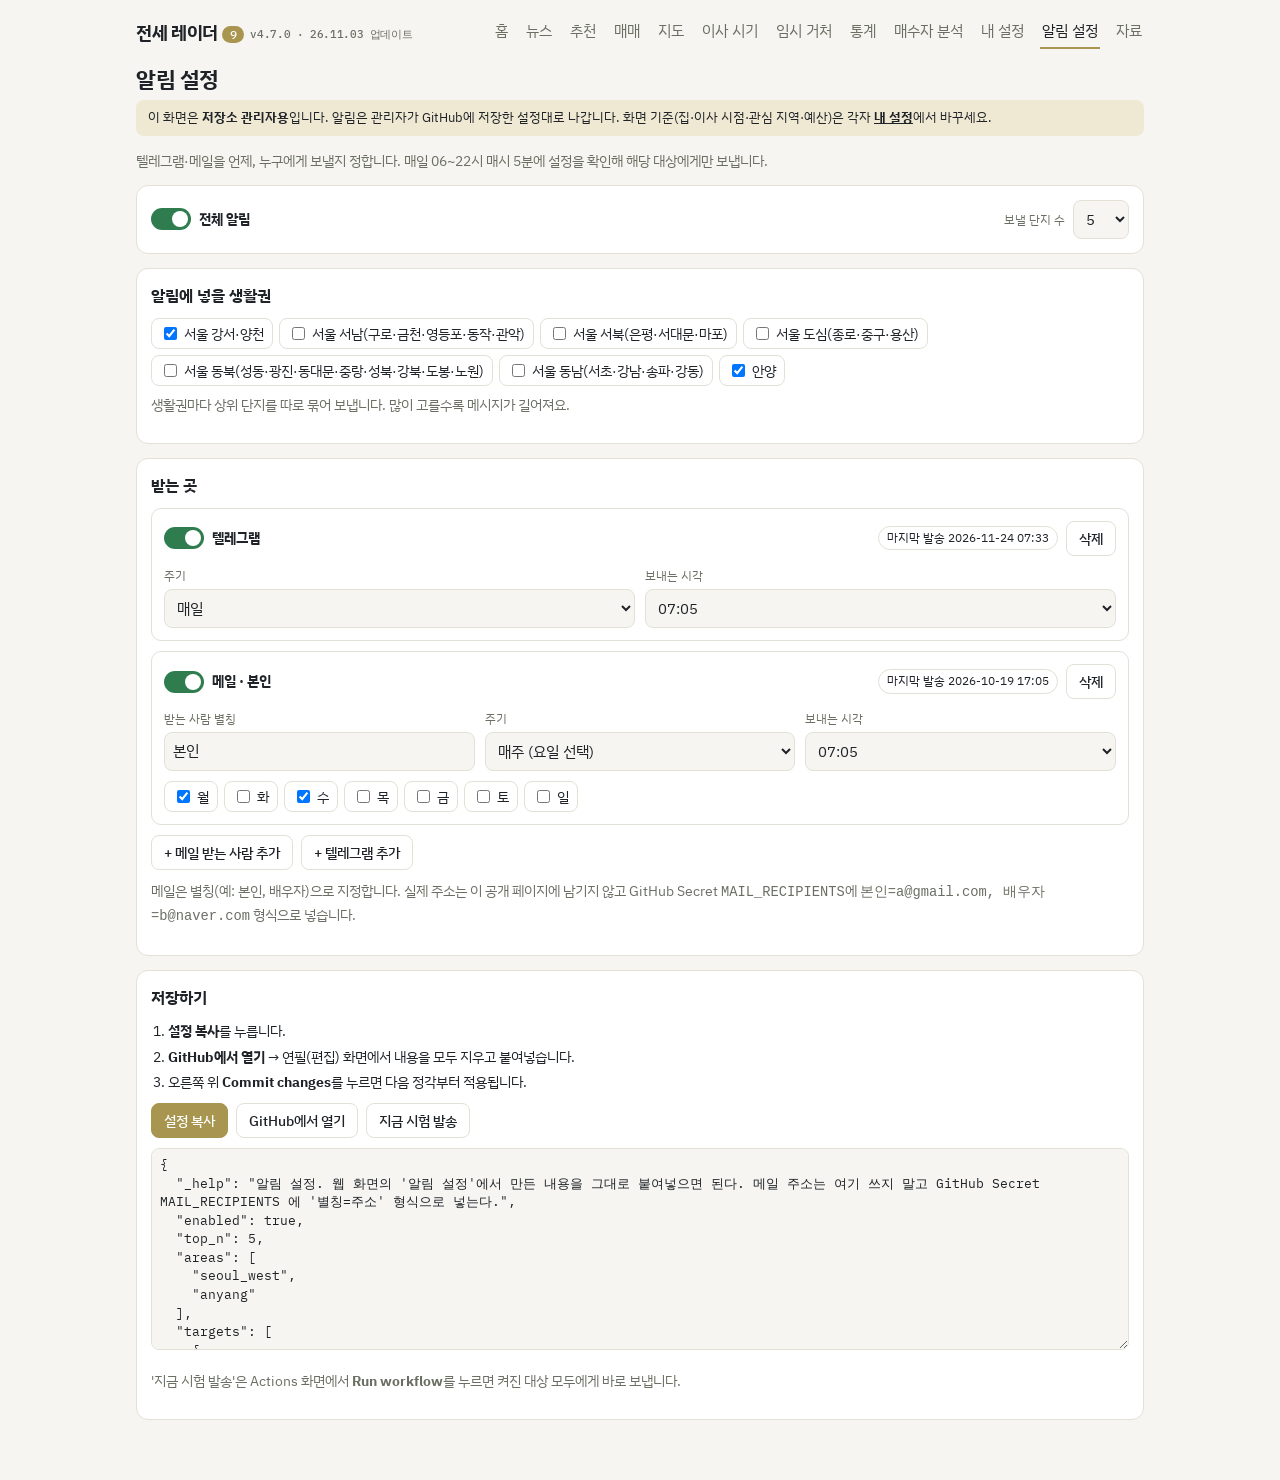
<file: web/settings.html>
<!doctype html>
<html lang="ko">
<head>
<meta charset="utf-8">
<meta name="viewport" content="width=device-width,initial-scale=1,viewport-fit=cover">
<title>알림 설정 · 전세 레이더 9</title>
<link rel="manifest" href="manifest.json">
<link rel="stylesheet" href="https://fonts.googleapis.com/css2?family=IBM+Plex+Sans+KR:wght@400;500;700&family=IBM+Plex+Mono:wght@500&display=swap">
<link rel="stylesheet" href="app.css">
<style>
.target{border:1px solid var(--line);border-radius:10px;padding:12px;display:grid;gap:10px;margin-bottom:10px}
.target.off{opacity:.6}
.thead{display:flex;flex-wrap:wrap;gap:8px;align-items:center;justify-content:space-between}
.chip{font-size:.74rem;border:1px solid var(--line);border-radius:999px;padding:2px 8px}
.days{display:flex;flex-wrap:wrap;gap:6px}
.days label{display:inline-flex;align-items:center;gap:4px;font-size:.85rem;border:1px solid var(--line);border-radius:8px;padding:4px 8px;cursor:pointer}
.days input{width:auto}
ol.steps{margin:6px 0 0;padding-left:1.2em;font-size:.88rem}
ol.steps li{margin-bottom:4px}
</style>
</head>
<body>
<div class="wrap">
 <nav class="topnav">
  <a class="brand" href="./">전세 레이더<span>9</span><small class="ver">v4.7.0</small></a>
  <a class="tab" href="./">홈</a><a class="tab" href="news.html">뉴스</a><a class="tab" href="list.html">추천</a><a class="tab" href="buy.html">매매</a><a class="tab" href="map.html">지도</a><a class="tab" href="timing.html">이사 시기</a><a class="tab" href="bridge.html">임시 거처</a><a class="tab" href="stats.html">통계</a><a class="tab" href="buyer.html">매수자 분석</a><a class="tab" href="me.html">내 설정</a><a class="tab" href="settings.html" aria-current="page">알림 설정</a><a class="tab" href="sources.html">자료</a>
 </nav>
 <h1>알림 설정</h1>
 <p class="note" style="margin:0 0 8px">이 화면은 <b>저장소 관리자용</b>입니다. 알림은 관리자가 GitHub에 저장한 설정대로 나갑니다. 화면 기준(집·이사 시점·관심 지역·예산)은 각자 <a href="me.html" style="color:inherit;font-weight:700">내 설정</a>에서 바꾸세요.</p>
 <p class="sub">텔레그램·메일을 언제, 누구에게 보낼지 정합니다. 매일 06~22시 매시 5분에 설정을 확인해 해당 대상에게만 보냅니다.</p>

 <section class="panel">
  <div class="row" style="justify-content:space-between">
   <label class="switch"><input type="checkbox" id="g-enabled"><i></i><b>전체 알림</b></label>
   <label class="f" style="flex-direction:row;align-items:center;gap:8px">보낼 단지 수
    <select id="g-topn" style="width:auto"><option>3</option><option selected>5</option><option>10</option></select></label>
  </div>
 </section>

 <section class="panel">
  <h2>알림에 넣을 생활권</h2>
  <div class="days" id="areas"><span class="sub">불러오는 중…</span></div>
  <p class="sub" style="margin-top:8px">생활권마다 상위 단지를 따로 묶어 보냅니다. 많이 고를수록 메시지가 길어져요.</p>
 </section>

 <section class="panel">
  <h2>받는 곳</h2>
  <div id="targets"></div>
  <div class="row">
   <button class="btn" id="add-mail">+ 메일 받는 사람 추가</button>
   <button class="btn" id="add-tg">+ 텔레그램 추가</button>
  </div>
  <p class="sub" style="margin-top:10px">메일은 별칭(예: 본인, 배우자)으로 지정합니다. 실제 주소는 이 공개 페이지에 남기지 않고 GitHub Secret <code>MAIL_RECIPIENTS</code>에 <code>본인=a@gmail.com, 배우자=b@naver.com</code> 형식으로 넣습니다.</p>
 </section>

 <section class="panel">
  <h2>저장하기</h2>
  <ol class="steps">
   <li><b>설정 복사</b>를 누릅니다.</li>
   <li><b>GitHub에서 열기</b> → 연필(편집) 화면에서 내용을 모두 지우고 붙여넣습니다.</li>
   <li>오른쪽 위 <b>Commit changes</b>를 누르면 다음 정각부터 적용됩니다.</li>
  </ol>
  <div class="row" style="margin:10px 0">
   <button class="btn primary" id="copy">설정 복사</button>
   <a class="btn" href="https://github.com/muteldw/jeonse-radar/edit/main/config/notify.json" target="_blank" rel="noopener">GitHub에서 열기</a>
   <a class="btn" href="https://github.com/muteldw/jeonse-radar/actions/workflows/notify.yml" target="_blank" rel="noopener">지금 시험 발송</a>
   <span id="copymsg" class="sub"></span>
  </div>
  <textarea id="out" rows="10" readonly aria-label="저장할 설정 내용"></textarea>
  <p class="sub">'지금 시험 발송'은 Actions 화면에서 <b>Run workflow</b>를 누르면 켜진 대상 모두에게 바로 보냅니다.</p>
 </section>
</div>
<script src="data.js"></script>
<script>
const $=s=>document.querySelector(s);
const DAYS=["월","화","수","목","금","토","일"];
const SCHED={daily:"매일",weekdays:"평일만",weekly:"매주 (요일 선택)",new_only:"새 단지가 TOP에 들어올 때만"};
let CFG={enabled:true,top_n:5,targets:[]},SENT={};
const esc=s=>String(s??"").replace(/[&<>"]/g,c=>({"&":"&amp;","<":"&lt;",">":"&gt;",'"':"&quot;"}[c]));
function hours(sel){let o="";for(let h=6;h<=22;h++)o+=`<option value="${h}"${h==sel?" selected":""}>${String(h).padStart(2,"0")}:05</option>`;return o}
function render(){
  $("#g-enabled").checked=!!CFG.enabled;$("#g-topn").value=String(CFG.top_n||5);
  $("#targets").innerHTML=CFG.targets.map((t,i)=>`
  <div class="target${t.enabled?"":" off"}" data-i="${i}">
   <div class="thead">
    <label class="switch"><input type="checkbox" data-k="enabled" ${t.enabled?"checked":""}><i></i>
     <b>${t.channel==="telegram"?"텔레그램":"메일 · "+esc(t.recipient)}</b></label>
    <span class="row"><span class="chip">${SENT[t.id]?"마지막 발송 "+esc(SENT[t.id].replace("T"," ").slice(0,16)):"아직 발송 기록 없음"}</span>
    <button class="btn" data-del="${i}" aria-label="삭제">삭제</button></span>
   </div>
   <div class="grid2">
    ${t.channel==="email"?`<label class="f">받는 사람 별칭<input data-k="recipient" value="${esc(t.recipient)}" maxlength="20"></label>`:""}
    <label class="f">주기<select data-k="schedule">${Object.entries(SCHED).map(([k,v])=>`<option value="${k}"${k===t.schedule?" selected":""}>${v}</option>`).join("")}</select></label>
    <label class="f">보내는 시각<select data-k="hour">${hours(t.hour)}</select></label>
   </div>
   ${t.schedule==="weekly"?`<div class="days">${DAYS.map((d,j)=>`<label><input type="checkbox" data-day="${j}" ${(t.days||[]).includes(j)?"checked":""}>${d}</label>`).join("")}</div>`:""}
  </div>`).join("")||'<p class="sub">받는 곳이 없습니다. 아래 버튼으로 추가하세요.</p>';
  out();
}
function out(){
  const c={_help:CFG._help||"알림 설정. 메일 주소는 Secret MAIL_RECIPIENTS 에 '별칭=주소'로 넣는다.",enabled:CFG.enabled,top_n:+CFG.top_n,areas:CFG.areas||[],targets:CFG.targets.map(t=>({id:t.id,channel:t.channel,...(t.channel==="email"?{recipient:t.recipient}:{}),enabled:t.enabled,schedule:t.schedule,days:t.schedule==="weekly"?(t.days||[]).slice().sort():[],hour:+t.hour}))};
  $("#out").value=JSON.stringify(c,null,2);
}
function uid(base){let n=1,id=base;const ids=new Set(CFG.targets.map(t=>t.id));while(ids.has(id))id=base+"-"+(++n);return id}
$("#g-enabled").addEventListener("change",e=>{CFG.enabled=e.target.checked;out()});
$("#g-topn").addEventListener("change",e=>{CFG.top_n=+e.target.value;out()});
$("#areas").addEventListener("change",e=>{const k=e.target.dataset.area;if(!k)return;const a=new Set(CFG.areas||[]);e.target.checked?a.add(k):a.delete(k);CFG.areas=[...a];out()});
function renderAreas(meta){const on=new Set(CFG.areas||[]);
  $("#areas").innerHTML=Object.entries(meta.areas||{}).map(([k,a])=>`<label><input type="checkbox" data-area="${k}" ${on.has(k)?"checked":""}>${esc(a.name)}</label>`).join("")}
$("#targets").addEventListener("change",e=>{
  const box=e.target.closest(".target");if(!box)return;const t=CFG.targets[+box.dataset.i];
  if(e.target.dataset.day!==undefined){const d=+e.target.dataset.day;t.days=e.target.checked?[...new Set([...(t.days||[]),d])]:(t.days||[]).filter(x=>x!==d);out();return}
  const k=e.target.dataset.k;if(!k)return;
  t[k]=e.target.type==="checkbox"?e.target.checked:(k==="hour"?+e.target.value:e.target.value.trim());
  if(k==="schedule"&&t.schedule==="weekly"&&!(t.days||[]).length)t.days=[5];
  if(k==="enabled"||k==="schedule")render();else out();
});
$("#targets").addEventListener("click",e=>{const b=e.target.closest("[data-del]");if(!b)return;CFG.targets.splice(+b.dataset.del,1);render()});
$("#add-mail").addEventListener("click",()=>{CFG.targets.push({id:uid("mail"),channel:"email",recipient:"배우자",enabled:true,schedule:"weekly",days:[5],hour:9});render()});
$("#add-tg").addEventListener("click",()=>{CFG.targets.push({id:uid("telegram"),channel:"telegram",enabled:true,schedule:"daily",days:[],hour:7});render()});
$("#copy").addEventListener("click",async()=>{const t=$("#out").value;try{await navigator.clipboard.writeText(t);$("#copymsg").textContent="복사됨 · GitHub 편집 화면에 붙여넣으세요"}catch(e){$("#out").select();$("#copymsg").textContent="선택된 내용을 직접 복사하세요"}});
Promise.all([
  fetch("data/notify.json",{cache:"no-store"}).then(r=>r.ok?r.json():null).catch(()=>null),
  fetch("data/sent_status.json",{cache:"no-store"}).then(r=>r.ok?r.json():{}).catch(()=>({}))
  ,fetch("data/recommend.json",{cache:"no-store"}).then(r=>r.ok?r.json():{areas:{}}).catch(()=>({areas:{}}))
]).then(([c,s,m])=>{if(c)CFG=c;SENT=s||{};render();renderAreas(m)});
render();
</script>
</body>
</html>
</file>
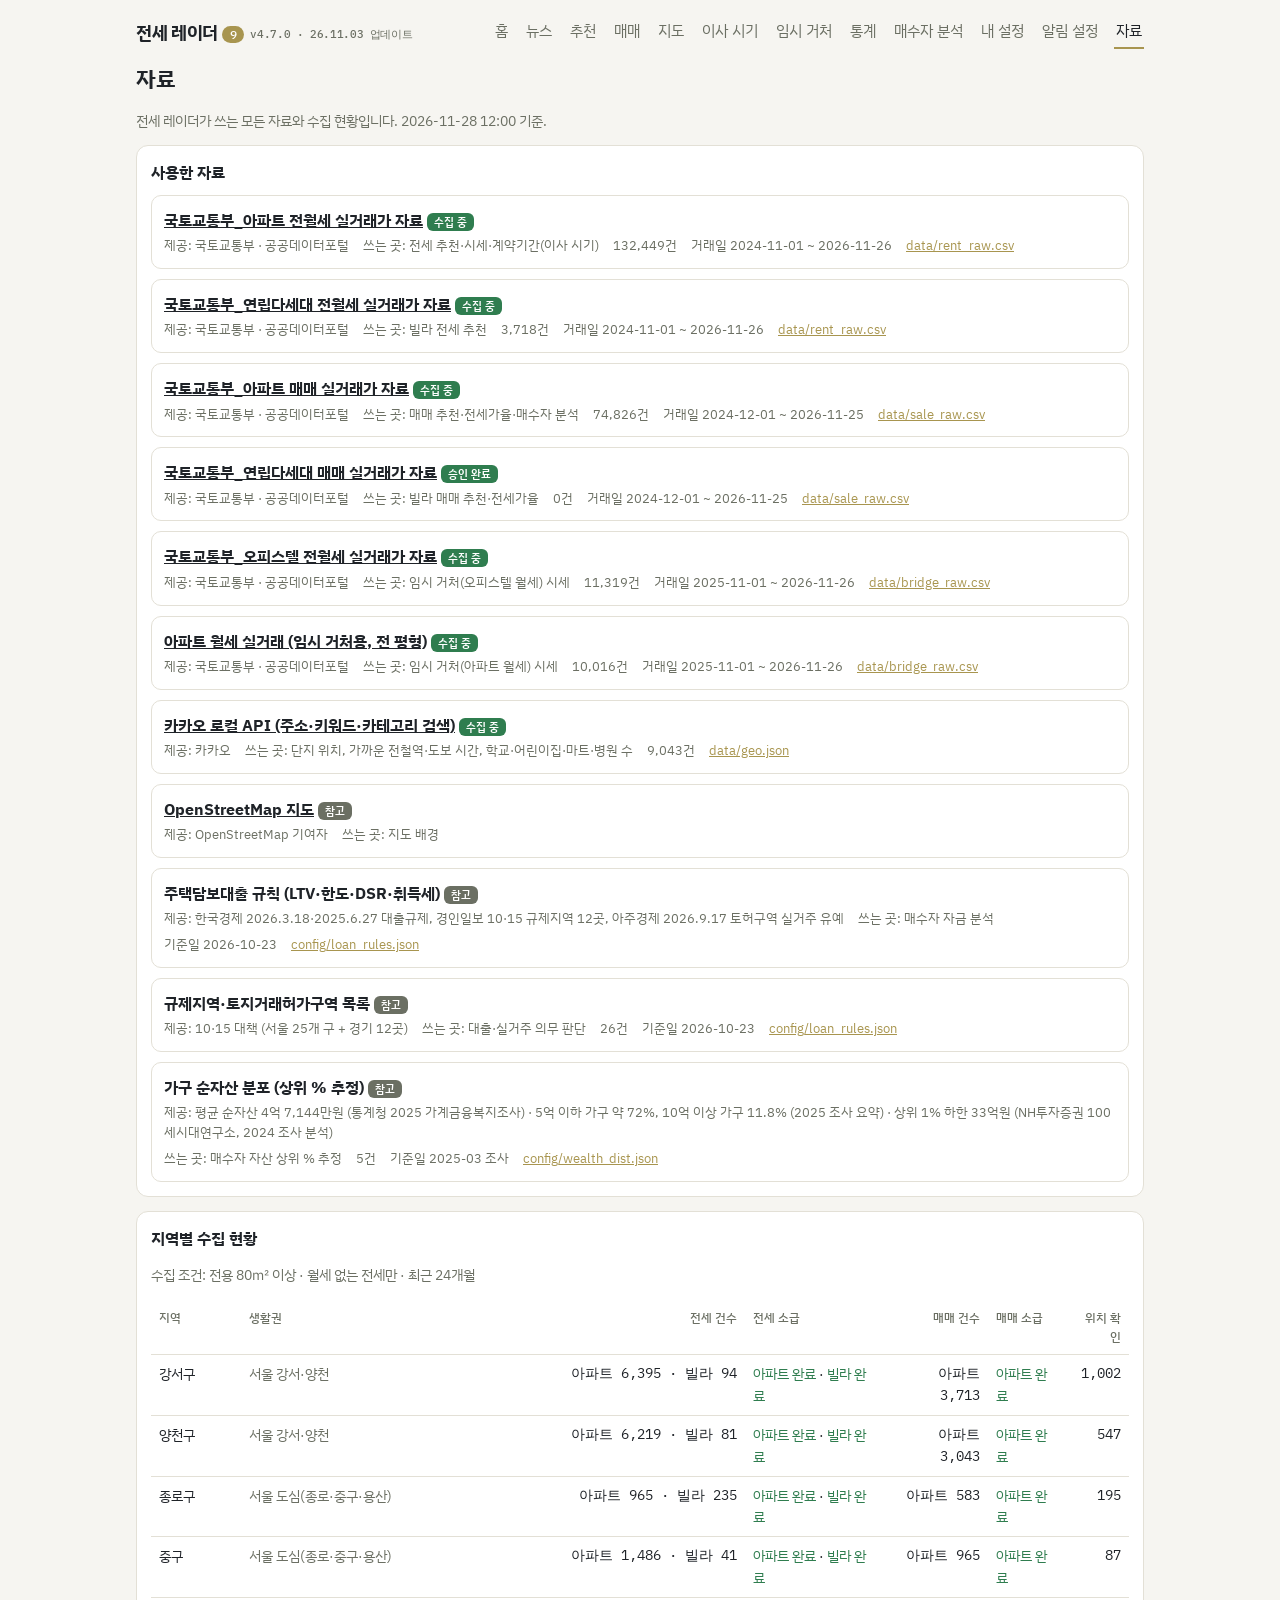
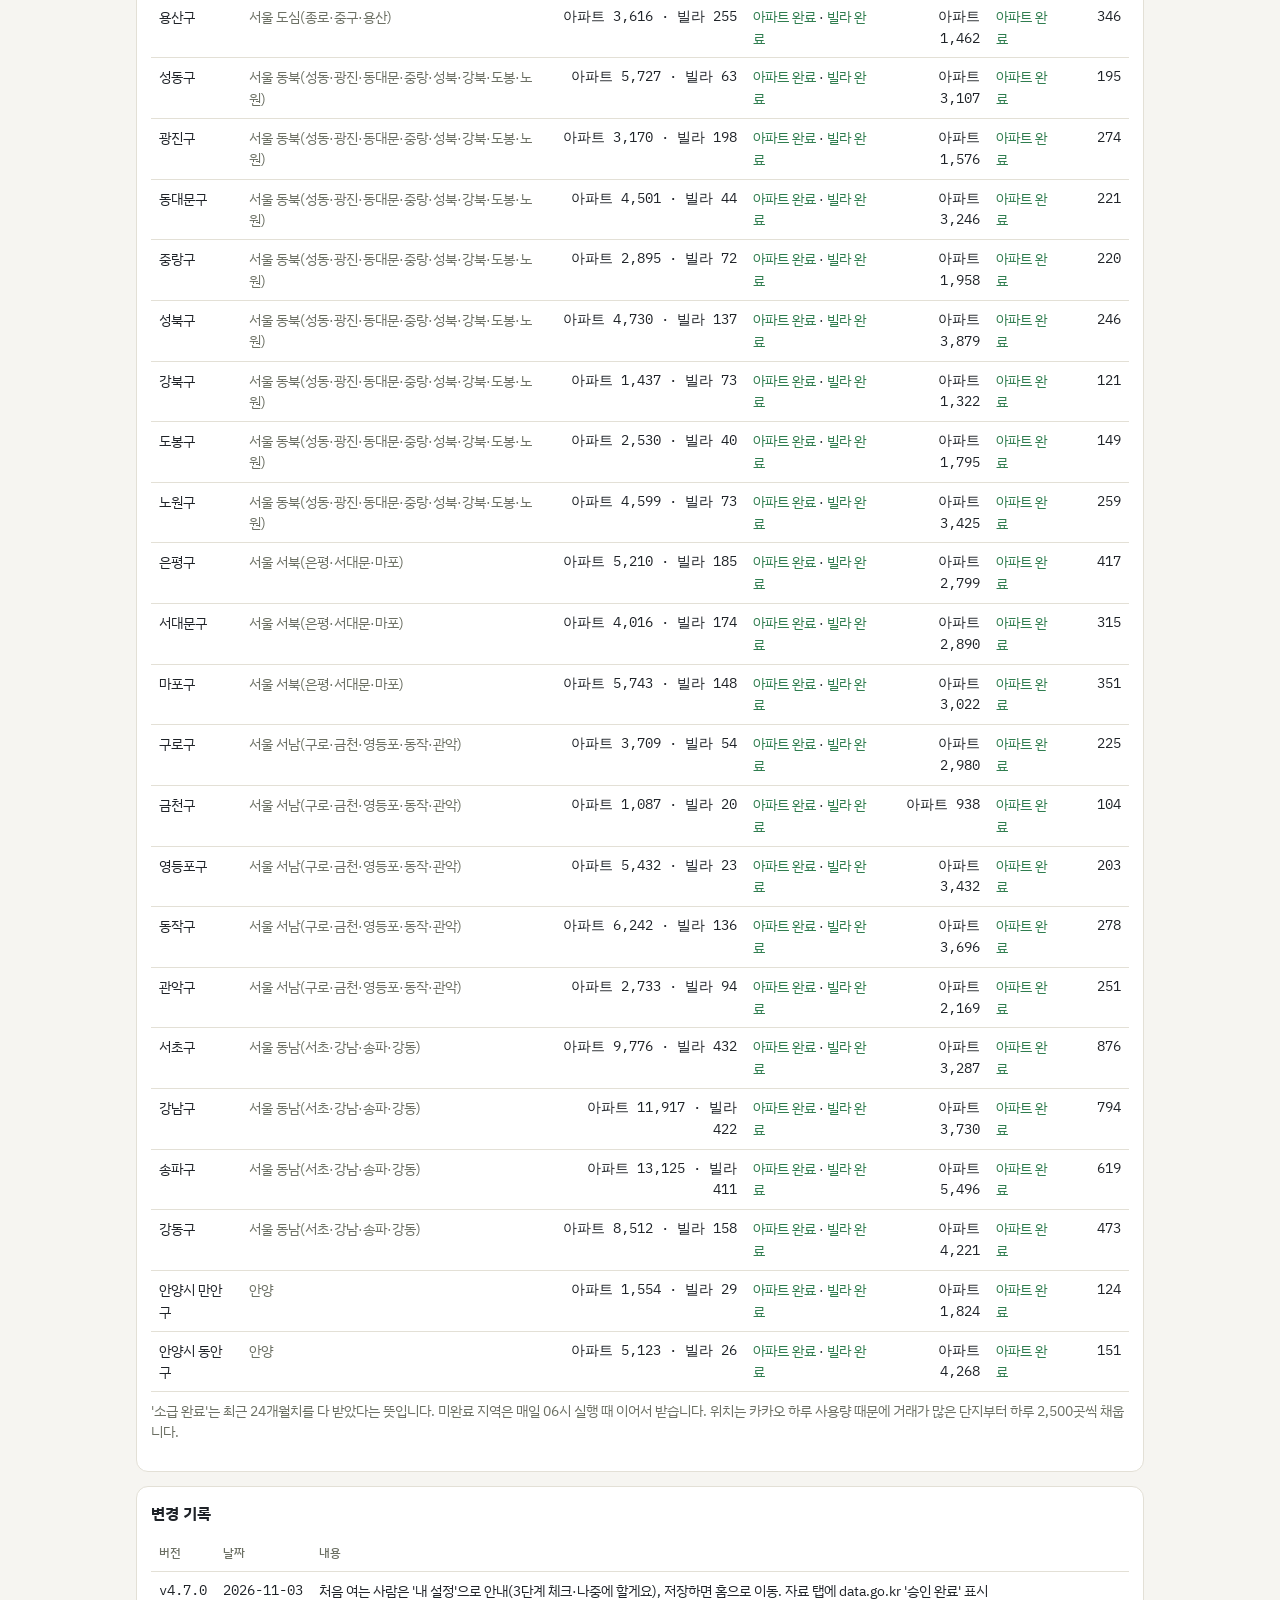
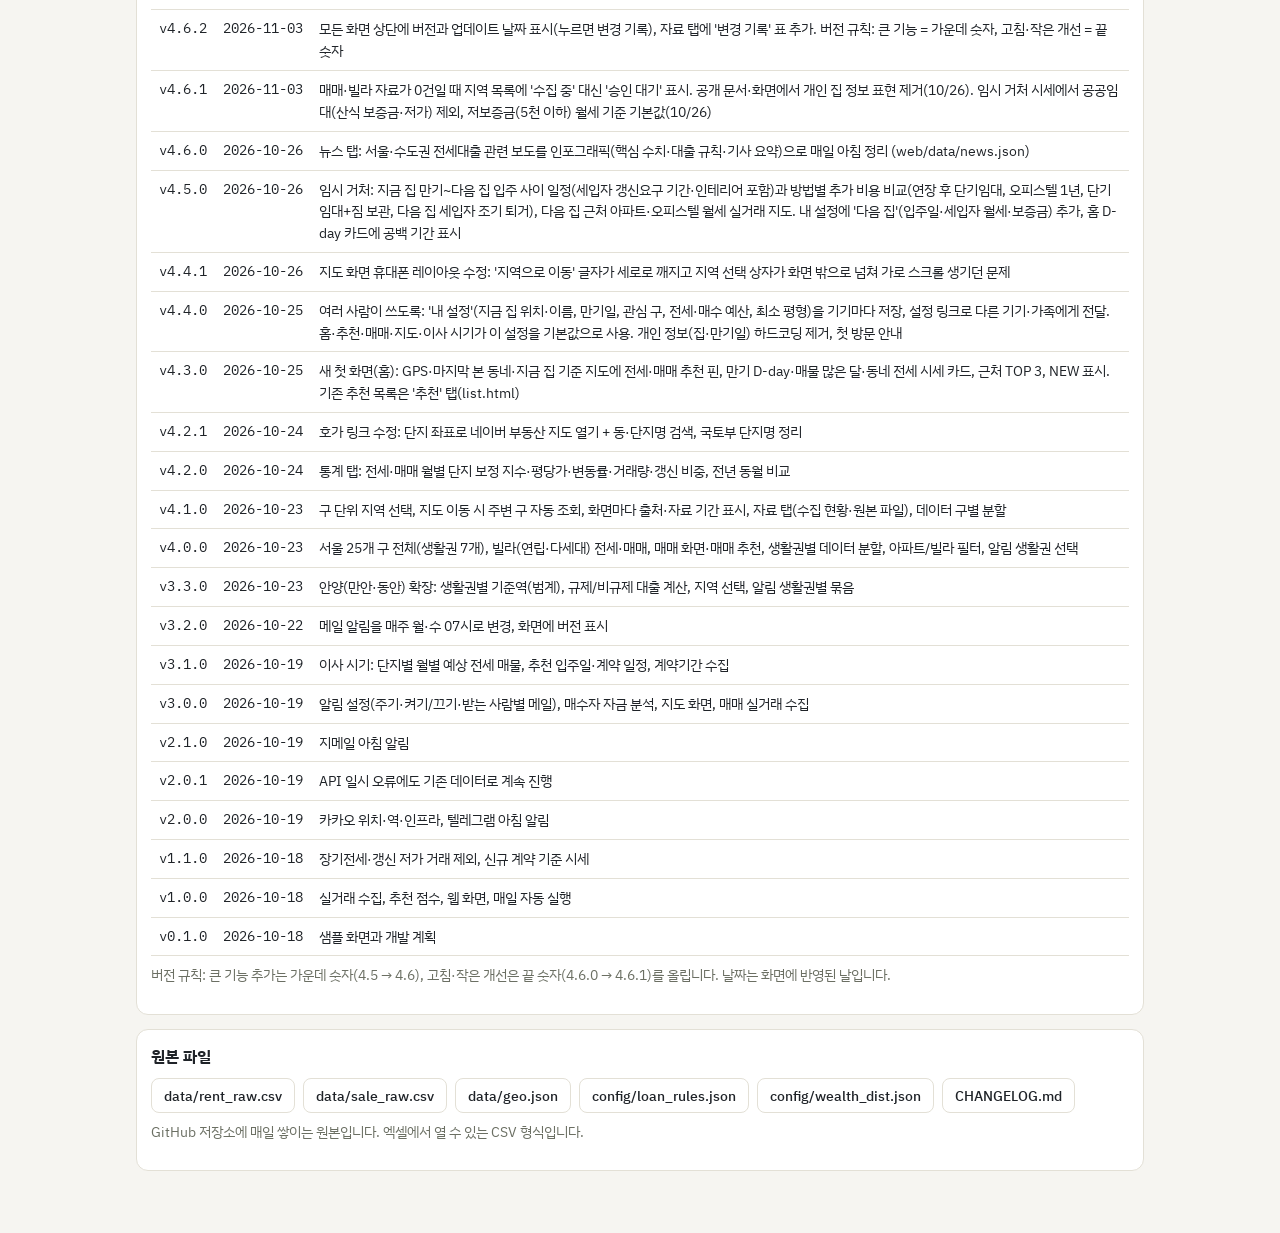
<file: web/sources.html>
<!doctype html>
<html lang="ko">
<head>
<meta charset="utf-8">
<meta name="viewport" content="width=device-width,initial-scale=1,viewport-fit=cover">
<title>자료 · 전세 레이더 9</title>
<link rel="manifest" href="manifest.json">
<link rel="stylesheet" href="https://fonts.googleapis.com/css2?family=IBM+Plex+Sans+KR:wght@400;500;700&family=IBM+Plex+Mono:wght@500&display=swap">
<link rel="stylesheet" href="app.css">
<style>
.ds{display:grid;gap:10px}
.d{border:1px solid var(--line);border-radius:10px;padding:12px;background:var(--surface)}
.d h3{margin:0 0 4px;font-size:.98rem}
.d .row{gap:6px 14px;font-size:.8rem;color:var(--muted)}
.badge{font:600 .7rem var(--f-body);border-radius:6px;padding:1px 7px;color:#fff}
.badge.ok{background:var(--good)}.badge.wait{background:var(--warn)}.badge.ref{background:var(--muted)}
td.c,th.c{text-align:center}
.yes{color:var(--good)}.no{color:var(--warn)}
</style>
</head>
<body>
<div class="wrap">
 <nav class="topnav">
  <a class="brand" href="./">전세 레이더<span>9</span><small class="ver">v4.7.0</small></a>
  <a class="tab" href="./">홈</a><a class="tab" href="news.html">뉴스</a><a class="tab" href="list.html">추천</a><a class="tab" href="buy.html">매매</a><a class="tab" href="map.html">지도</a><a class="tab" href="timing.html">이사 시기</a><a class="tab" href="bridge.html">임시 거처</a><a class="tab" href="stats.html">통계</a><a class="tab" href="buyer.html">매수자 분석</a><a class="tab" href="me.html">내 설정</a><a class="tab" href="settings.html">알림 설정</a><a class="tab" href="sources.html" aria-current="page">자료</a>
 </nav>
 <h1>자료</h1>
 <p class="sub" id="gen">전세 레이더가 쓰는 모든 자료와 수집 현황입니다.</p>

 <section class="panel"><h2>사용한 자료</h2><div class="ds" id="ds"><p class="sub">불러오는 중…</p></div></section>

 <section class="panel">
  <h2>지역별 수집 현황</h2>
  <p class="sub" id="cond"></p>
  <div class="tblwrap"><table id="reg"></table></div>
  <p class="sub" style="margin-top:8px">'소급 완료'는 최근 24개월치를 다 받았다는 뜻입니다. 미완료 지역은 매일 06시 실행 때 이어서 받습니다. 위치는 카카오 하루 사용량 때문에 거래가 많은 단지부터 하루 2,500곳씩 채웁니다.</p>
 </section>

 <section class="panel" id="changelog">
  <h2>변경 기록</h2>
  <div class="tblwrap"><table id="chg"><tr><td class="sub">불러오는 중…</td></tr></table></div>
  <p class="sub" style="margin-top:8px">버전 규칙: 큰 기능 추가는 가운데 숫자(4.5 → 4.6), 고침·작은 개선은 끝 숫자(4.6.0 → 4.6.1)를 올립니다. 날짜는 화면에 반영된 날입니다.</p>
 </section>

 <section class="panel">
  <h2>원본 파일</h2>
  <div class="row" id="files"></div>
  <p class="sub" style="margin-top:8px">GitHub 저장소에 매일 쌓이는 원본입니다. 엑셀에서 열 수 있는 CSV 형식입니다.</p>
 </section>
</div>
<script src="data.js"></script>
<script>
const $=s=>document.querySelector(s),e=JR.esc;
const per=p=>!p?"":p.as_of?`기준일 ${e(p.as_of)}`:p.from?`거래일 ${e(p.from)} ~ ${e(p.to)}`:"";
const kv=o=>Object.entries(o||{}).map(([k,v])=>`${k} ${v.toLocaleString()}`).join(" · ")||"-";
const done=o=>{const ks=Object.keys(o||{});return ks.length?ks.map(k=>`<span class="${o[k]?"yes":"no"}">${k} ${o[k]?"완료":"진행"}</span>`).join(" · "):'<span class="no">대기</span>'};
fetch("data/sources.json",{cache:"no-store"}).then(r=>r.json()).then(d=>{
  $("#gen").textContent=`전세 레이더가 쓰는 모든 자료와 수집 현황입니다. ${d.generated_at.replace("T"," ").slice(0,16)} 기준.`;
  $("#ds").innerHTML=d.datasets.map(x=>{
    const st=(x.rows==null||(x.file||"").startsWith("config/"))?'<span class="badge ref">참고</span>':x.rows>0?'<span class="badge ok">수집 중</span>':x.approved?'<span class="badge ok">승인 완료</span>':'<span class="badge wait">활용신청 필요</span>';
    return `<div class="d"><h3>${x.url?`<a href="${e(x.url)}" target="_blank" rel="noopener" style="color:inherit">${e(x.name)}</a>`:e(x.name)} ${st}</h3>
     <div class="row"><span>제공: ${e(x.provider)}</span><span>쓰는 곳: ${e(x.use)}</span>${x.rows!=null?`<span>${x.rows.toLocaleString()}건</span>`:""}${per(x.period)?`<span>${per(x.period)}</span>`:""}${x.file?`<span><a href="${e(d.repo)}/blob/main/${e(x.file)}" target="_blank" rel="noopener" style="color:var(--accent)">${e(x.file)}</a></span>`:""}</div></div>`}).join("");
  const c=d.conditions;$("#cond").textContent=`수집 조건: 전용 ${c.min_area_m2}㎡ 이상 · ${c.jeonse_only?"월세 없는 전세만":"전월세 전체"} · 최근 ${c.months_back}개월`;
  $("#reg").innerHTML=`<thead><tr><th>지역</th><th>생활권</th><th class="r">전세 건수</th><th>전세 소급</th><th class="r">매매 건수</th><th>매매 소급</th><th class="r">위치 확인</th></tr></thead><tbody>`+
    d.regions.map(r=>`<tr><td>${e(r.name)}</td><td class="sub">${e(r.area)}</td><td class="r num">${kv(r.rent)}</td><td>${done(r.rent_done)}</td><td class="r num">${kv(r.sale)}</td><td>${done(r.sale_done)}</td><td class="r num">${r.located.toLocaleString()}</td></tr>`).join("")+"</tbody>";
  $("#files").innerHTML=["data/rent_raw.csv","data/sale_raw.csv","data/geo.json","config/loan_rules.json","config/wealth_dist.json","CHANGELOG.md"]
    .map(f=>`<a class="btn" href="${e(d.repo)}/blob/main/${f}" target="_blank" rel="noopener">${f}</a>`).join("");
}).catch(()=>{$("#ds").innerHTML='<p class="sub">자료 목록은 다음 자동 실행(매일 06시) 후 생성됩니다.</p>'});
JR.changelog().then(list=>{$("#chg").innerHTML=list.length?`<thead><tr><th>버전</th><th>날짜</th><th>내용</th></tr></thead><tbody>`+list.map(x=>`<tr><td class="num" style="white-space:nowrap">${e(x.v)}</td><td class="num" style="white-space:nowrap">${e(x.d)}</td><td>${e(x.t)}</td></tr>`).join("")+"</tbody>":'<tr><td class="sub">변경 기록을 불러오지 못했어요.</td></tr>';if(location.hash==="#changelog")document.getElementById("changelog").scrollIntoView()});
</script>
</body>
</html>
</file>
<file: web/app.css>
:root{--bg:#f6f5f1;--surface:#fff;--ink:#1f2328;--muted:#6b6f63;--line:#e3e0d6;--accent:#a8954f;--accent-soft:#efe9d3;--good:#2f7d4f;--warn:#b4691f;--bad:#b23b3b;
--f-body:"IBM Plex Sans KR",system-ui,-apple-system,"Apple SD Gothic Neo",sans-serif;--f-num:"IBM Plex Mono",ui-monospace,monospace;color-scheme:light}
@media (prefers-color-scheme:dark){:root{--bg:#15171a;--surface:#1e2125;--ink:#ebe9e2;--muted:#9a9c92;--line:#2e3238;--accent:#cdb86e;--accent-soft:#2f2c20;--good:#5fbf86;--warn:#e0a05a;--bad:#e07a7a;color-scheme:dark}}
*{box-sizing:border-box}
html{padding-top:env(safe-area-inset-top,0px);padding-bottom:env(safe-area-inset-bottom,0px)}
body{margin:0;background:var(--bg);color:var(--ink);font:15px/1.55 var(--f-body)}
.wrap{max-width:1040px;margin:0 auto;padding-left:max(16px,env(safe-area-inset-left,0px));padding-right:max(16px,env(safe-area-inset-right,0px));padding-block:16px 48px}
.topnav{display:flex;flex-wrap:wrap;align-items:center;gap:6px 14px;margin-bottom:14px}
.topnav .brand{font-weight:700;font-size:1.15rem;letter-spacing:-.02em;margin-right:auto;color:var(--ink);text-decoration:none}
.topnav .brand span{display:inline-block;background:var(--accent);color:#fff;border-radius:999px;font:500 .72rem var(--f-num);padding:1px 8px;margin-left:4px;vertical-align:middle}
.topnav a.tab{color:var(--muted);text-decoration:none;font-size:.92rem;padding:4px 2px;border-bottom:2px solid transparent}
.topnav a.tab[aria-current="page"]{color:var(--ink);border-color:var(--accent)}
h1{font-size:1.35rem;margin:0 0 4px;letter-spacing:-.02em}
.sub{color:var(--muted);font-size:.86rem}
.panel{background:var(--surface);border:1px solid var(--line);border-radius:12px;padding:14px;margin-bottom:14px}
.panel h2{font-size:1rem;margin:0 0 10px}
label.f{display:flex;flex-direction:column;gap:4px;font-size:.78rem;color:var(--muted)}
input,select,textarea{font:inherit;font-size:.92rem;color:var(--ink);background:var(--bg);border:1px solid var(--line);border-radius:8px;padding:7px 8px;width:100%}
textarea{font:.8rem/1.45 var(--f-num)}
.grid2{display:grid;grid-template-columns:repeat(auto-fit,minmax(150px,1fr));gap:10px}
.btn{font:500 .86rem var(--f-body);border:1px solid var(--line);background:var(--surface);color:var(--ink);border-radius:8px;padding:7px 12px;cursor:pointer;text-decoration:none;display:inline-block}
.btn.primary{background:var(--accent);border-color:var(--accent);color:#fff}
.btn:disabled{opacity:.5;cursor:default}
.row{display:flex;flex-wrap:wrap;gap:8px;align-items:center}
.num{font-family:var(--f-num);font-variant-numeric:tabular-nums}
.note{font-size:.8rem;background:var(--accent-soft);border-radius:8px;padding:8px 12px}
.muted{color:var(--muted)}
table{border-collapse:collapse;width:100%;font-size:.88rem}
th,td{text-align:left;padding:8px;border-bottom:1px solid var(--line);vertical-align:top}
th{color:var(--muted);font-weight:500;font-size:.78rem}
td.r,th.r{text-align:right}
.tblwrap{overflow-x:auto}
.switch{position:relative;display:inline-flex;align-items:center;gap:8px;cursor:pointer;font-size:.9rem}
.switch input{position:absolute;opacity:0;width:1px;height:1px}
.switch i{width:40px;height:22px;border-radius:999px;background:var(--line);position:relative;transition:background .15s;flex-shrink:0}
.switch i::after{content:"";position:absolute;top:3px;left:3px;width:16px;height:16px;border-radius:50%;background:#fff;transition:left .15s}
.switch input:checked+i{background:var(--good)}
.switch input:checked+i::after{left:21px}
.switch input:focus-visible+i{outline:2px solid var(--accent);outline-offset:2px}
button:focus-visible,select:focus-visible,input:focus-visible,a:focus-visible,textarea:focus-visible{outline:2px solid var(--accent);outline-offset:2px}
@media (prefers-reduced-motion:reduce){*{transition:none!important}}
.topnav .brand .ver{font:500 .7rem var(--f-num);color:var(--muted);margin-left:6px;vertical-align:middle}
.kind{display:inline-block;font:600 .68rem var(--f-body);color:#fff;background:var(--warn);border-radius:6px;padding:1px 6px;margin-left:6px;vertical-align:2px}
.more{display:block;margin:14px auto 0}
[hidden]{display:none!important}
.srcline{font-size:.72rem;color:var(--muted);margin-top:18px;line-height:1.6}
.srcline a{color:var(--accent)}
</file>
